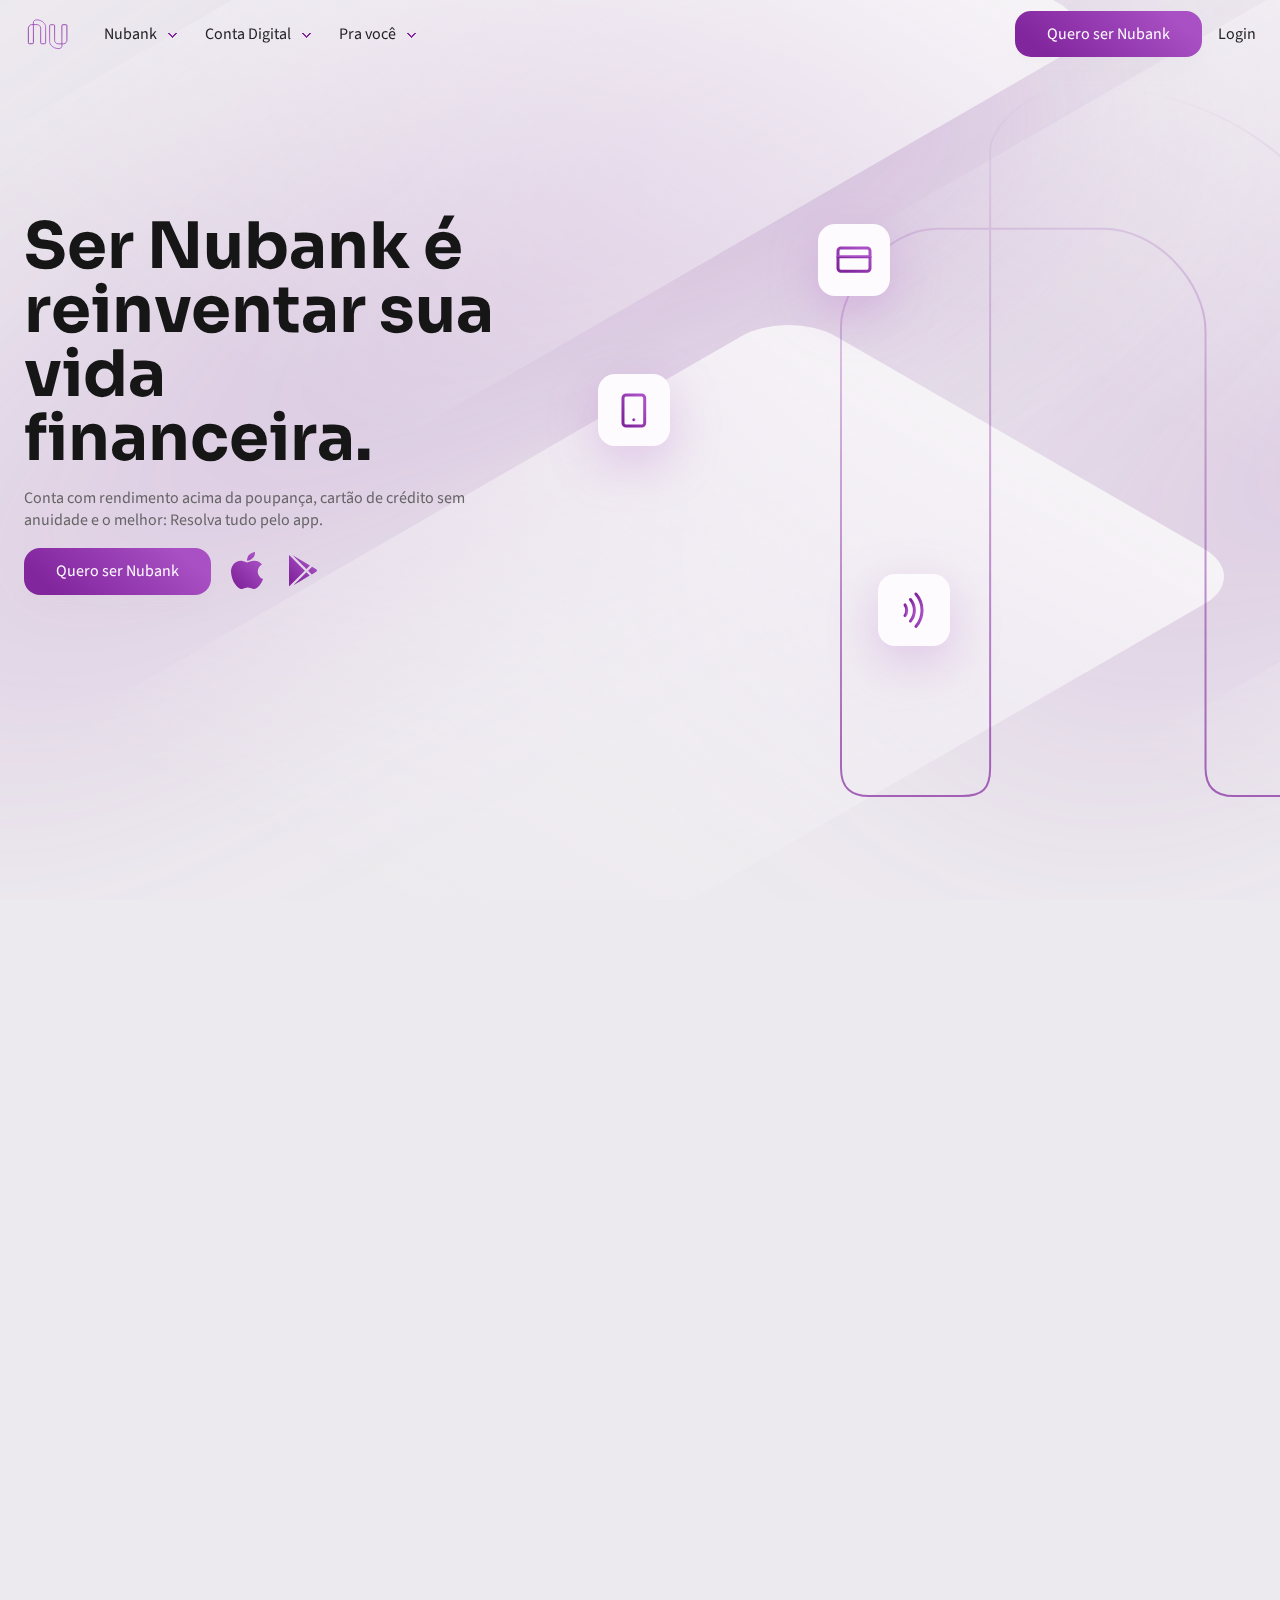
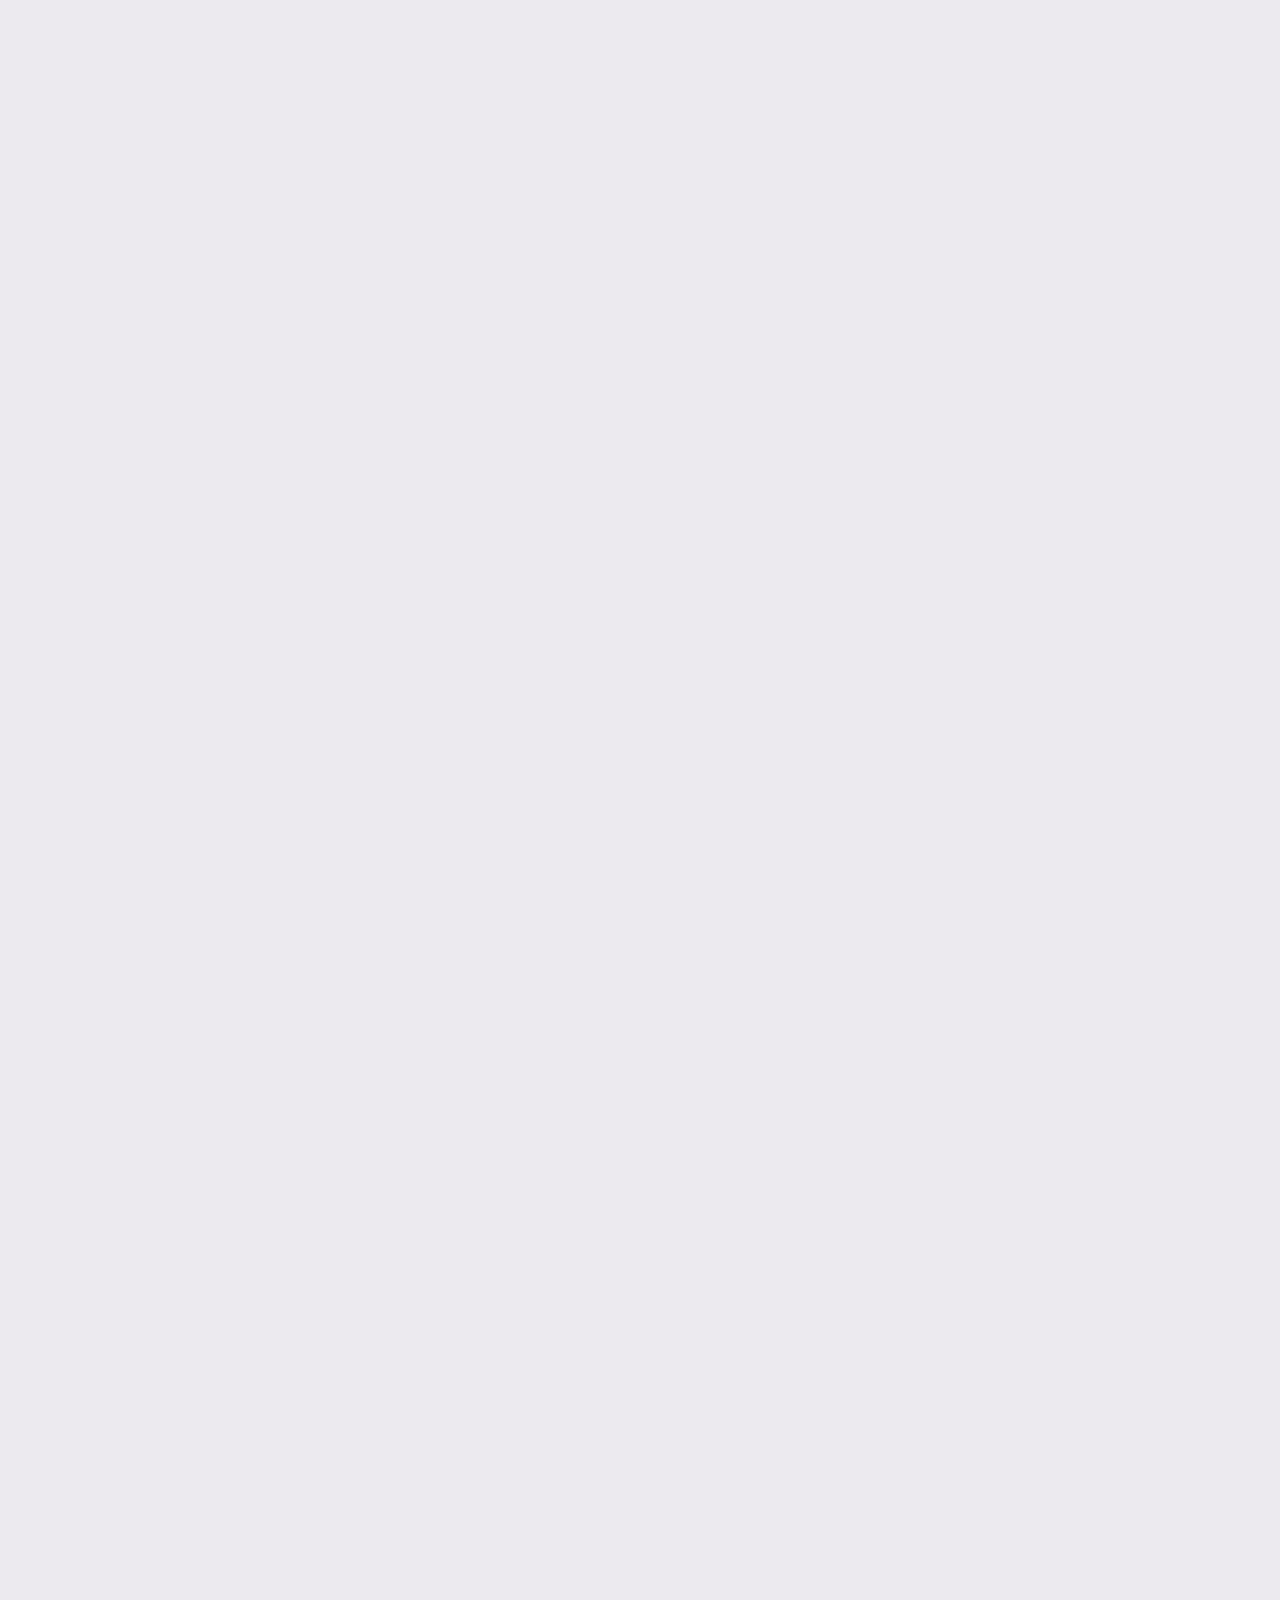
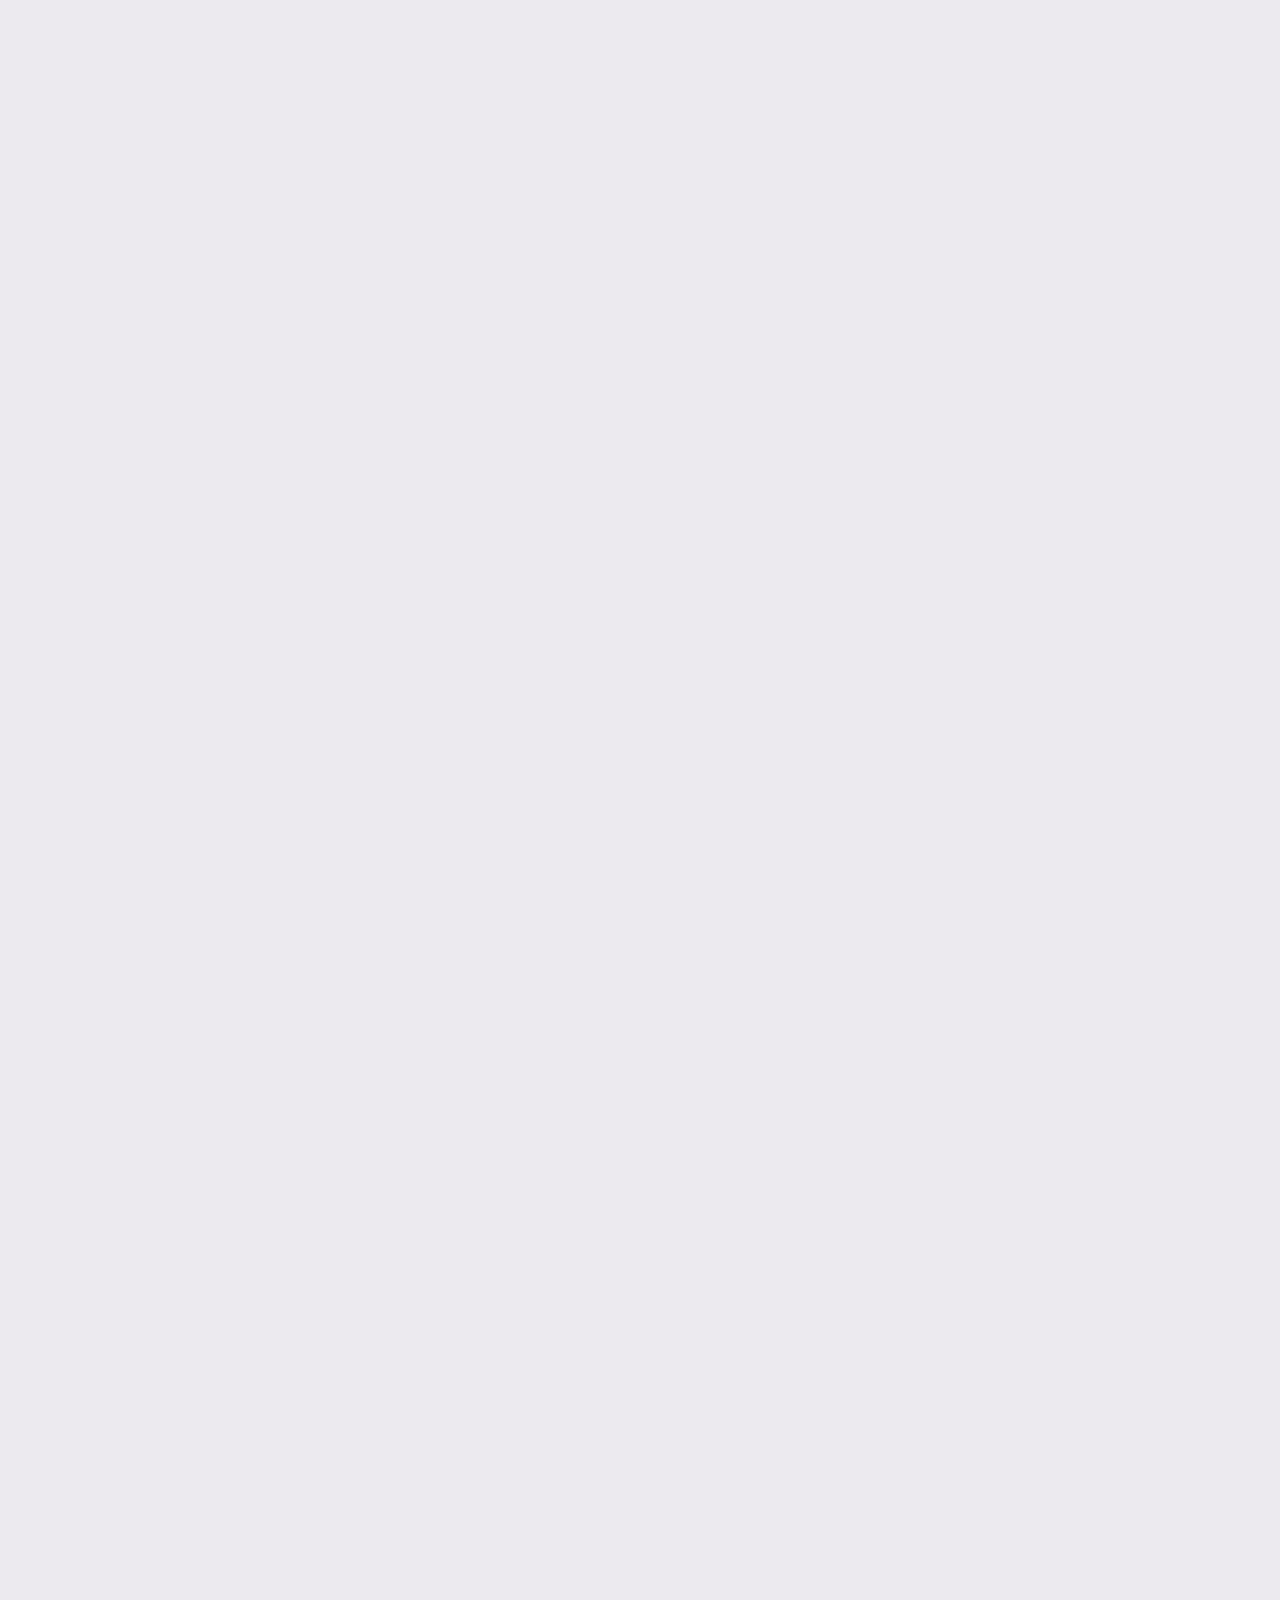
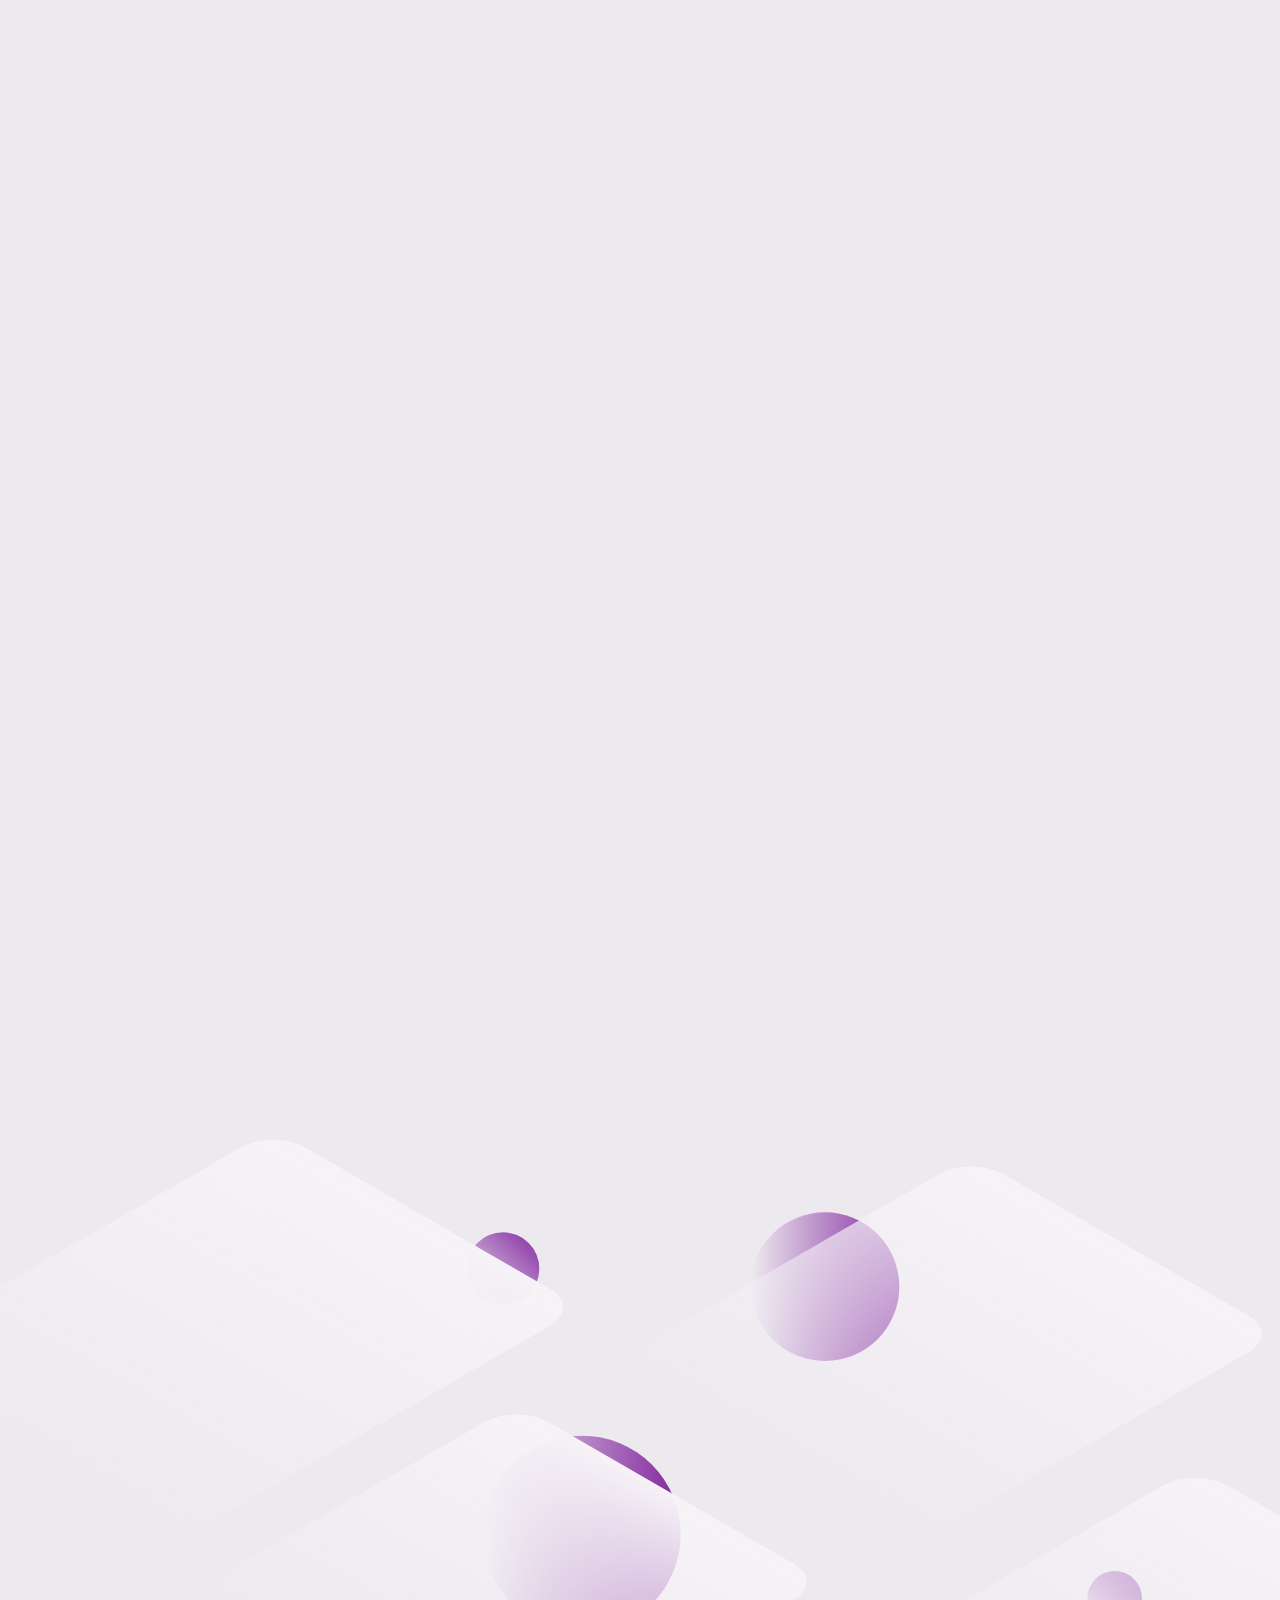
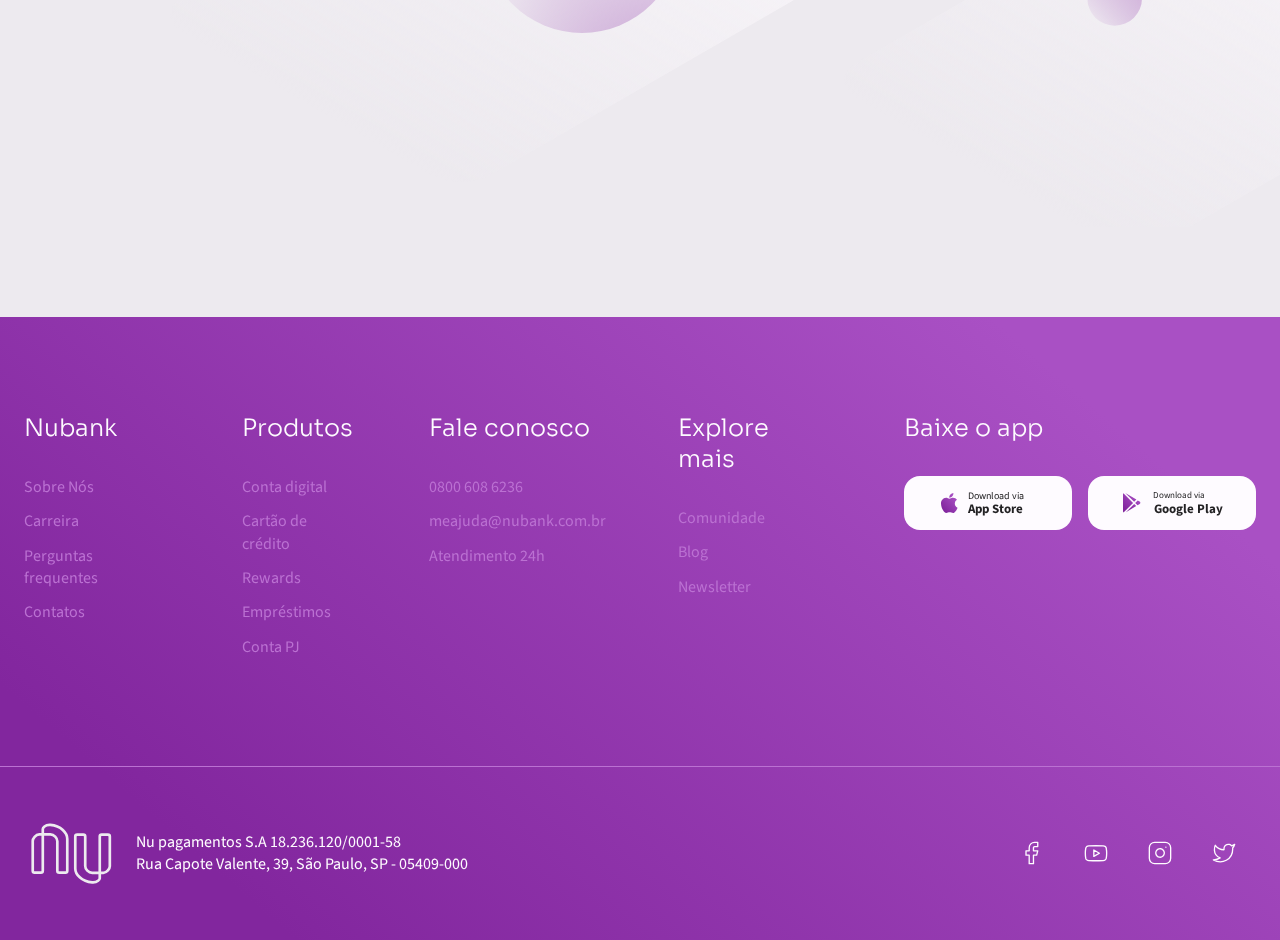
<file: nubank/index.html>
<!DOCTYPE html>
<html lang="en">
<head>
    <meta charset="UTF-8">
    <meta http-equiv="X-UA-Compatible" content="IE=edge">
    <meta name="viewport" content="width=device-width, initial-scale=1.0">
    <link rel="stylesheet" href="css/style.css">
    <link rel="preconnect" href="https://fonts.googleapis.com">
    <link rel="preconnect" href="https://fonts.gstatic.com" crossorigin>
    <link href="https://fonts.googleapis.com/css2?family=Sora:wght@300;400;500;600&family=Source+Sans+Pro:wght@300;400;600&display=swap" rel="stylesheet">
    <link rel="stylesheet" href="https://unpkg.com/swiper@8/swiper-bundle.min.css"/>
    <link href="https://unpkg.com/aos@2.3.1/dist/aos.css" rel="stylesheet">
    <script src="js/svg-inject-min.js"></script>
    <title>Project Nubank</title>
</head>
<body>

    <!--========== HEADER ==========-->
    <header id="header">
        <!--========== NAVBAR MOBILE ==========-->
        <nav class="navbar-mobile">
            <div class="bx" id="bx"></div>
            <div class="logo">
                <a href="#">
                    <img src="svg/logonu.svg" alt="logo do site" onload="SVGInject(this)">
                </a>
            </div>
            <a href="#" style="z-index: 999;">Login</a>
        </nav>

        <!--========== NAVBAR DESKTOP ==========-->
        <nav class="navbar-desktop" data-aos="fade-up">
            <div class="navbar-desktop-item-1">

                <div class="logo">
                    <a href="#">
                        <img src="svg/logonu.svg" alt="logo do site" onload="SVGInject(this)">
                    </a>
                </div>

                <ul class="menu-desktop">
                    <li class="menu-item" id="menu-item-1">
                        <a href="" class="nav-link-desktop">Nubank</a>

                        <ul class="dropdown-menu" id="dropdown-item-1">
                            <li class="dropdown-item"> <a href="#" class="nav-link-dropdown">O Nu</a> </li>
                            <li class="dropdown-item"> <a href="#" class="nav-link-dropdown">Carreiras</a> </li>
                            <li class="dropdown-item"> <a href="#" class="nav-link-dropdown">Imprensa</a> </li>
                        </ul>
                    </li>

                    <li class="menu-item" id="menu-item-2">
                        <a href="" class="nav-link-desktop">Conta Digital</a>

                        <ul class="dropdown-menu" id="dropdown-item-2">
                            <li class="dropdown-item"> <a href="#" class="nav-link-dropdown">Crie sua conta</a> </li>
                            <li class="dropdown-item"> <a href="#" class="nav-link-dropdown">Transferências</a> </li>
                            <li class="dropdown-item"> <a href="#" class="nav-link-dropdown">Rendimento</a> </li>
                        </ul>
                    </li>

                    <li class="menu-item" id="menu-item-3">
                        <a href="" class="nav-link-desktop">Pra você</a>

                        <ul class="dropdown-menu" id="dropdown-item-3">
                            <li class="dropdown-item"> <a href="#" class="nav-link-dropdown">Comunidade</a> </li>
                            <li class="dropdown-item"> <a href="#" class="nav-link-dropdown">Rewards</a> </li>
                            <li class="dropdown-item"> <a href="#" class="nav-link-dropdown">Novidades</a> </li>
                        </ul>
                    </li>
                </ul>
            </div>

            <div class="navbar-desktop-item-2">
                <a href="#" class="btn mr-2">Quero ser Nubank</a>
                <a href="#">Login</a>
            </div>
        </nav>

        <!--========== MENU MOBILE ==========--> 
        <nav class="menu-mobile" id="menu-mobile">
            <ul class="nav-list-mobile">
                <li class="mb-1"> <a href="" class="nav-link-mobile">Nubank</a> </li>
                <li class="mb-1"> <a href="" class="nav-link-mobile">Conta digital</a> </li>
                <li class="mb-1"> <a href="" class="nav-link-mobile">Pra você</a> </li>
                <li class="mb-1"> <a href="" class="nav-link-mobile">Quero ser Nubank</a> </li>
                <li class="mb-1"> <a href="" class="nav-link-mobile">Redes sociais</a> </li>
                <li class="mt-3 flex-center">
                    <a href="#">
                        <img src="svg/icon-facebook.svg" alt="logo do site" class="mx-1" onload="SVGInject(this)">
                    </a>
                    <a href="#">
                        <img src="svg/icon-youtube.svg" alt="logo do site" class="mx-1" onload="SVGInject(this)">
                    </a>
                    <a href="#">
                        <img src="svg/icon-instagram.svg" alt="logo do site" class="mx-1" onload="SVGInject(this)">
                    </a>
                    <a href="#">
                        <img src="svg/icon-twitter.svg" alt="logo do site" class="mx-1" onload="SVGInject(this)">
                    </a>
                </li>
            </ul>
        </nav>
    </header>

    <!--========== HERO ==========--> 
    <div class="bg-home">
        <img src="svg/bg-home.svg" alt="logo do site" class="svg-bg-home" onload="SVGInject(this)">
    </div>
    <main class="container hero py-5">
        <div class="flex-item-1 py-3"    data-aos-delay="200">
            <h1>Ser Nubank é reinventar sua vida financeira.</h1>
            <p class="my-2">Conta com rendimento acima da poupança, cartão de crédito sem anuidade e o melhor: Resolva tudo pelo app.</p>

            <div class="flex-start">

                <a href="#" class="btn">Quero ser Nubank</a>

                <a href="#" class="">
                    <img src="svg/appstore.svg" alt="logo do site" class="ml-1" onload="SVGInject(this)">
                </a>

                <a href="#" class="">
                    <img src="svg/playstore.svg" alt="logo do site" class="ml-1" onload="SVGInject(this)">
                </a>
            </div>
        </div>

        <div class="flex-item-3 div-card flex-center py-4" data-aos="fade-up" data-aos-delay="400">
          <img src="svg/icon-card.svg" alt="logo do site" class="icon-card-hero dropshadow" onload="SVGInject(this)">
          <img src="svg/icon-mobile.svg" alt="logo do site" class="icon-mobile-hero dropshadow" onload="SVGInject(this)">
          <img src="svg/icon-contactless.svg" alt="logo do site" class="icon-contactless-hero dropshadow" onload="SVGInject(this)">
          <div class="card"></div>
        </div>
    </main>

    <!--========== SECTION PEOPLE ==========--> 

    <section class="container">

        <div class="flex-item-4 flex-column" data-aos="fade-up" data-aos-delay="0">
            <h5>Para todos</h5>
            <h2 class="mt-2">Completo</h2>
            <p class="my-2">Resolva seu dia a dia pelo celular. Sem filas, sem anuidade, sem tarifas abusivas. Cuide do seu dinheiro de um jeito simples. Somos eficientes para você usar seu dinheiro com o que realmente importa, sem tarifas de manutenção.</p>

            <ul class="list mt-2">
                <li class="list-item bg-icon-check">
                    <strong>100% gratuito</strong>
                    <p>Isso mesmo, você não paga para abrir a sua conta.</p>
                </li>

                <li class="list-item bg-icon-check">
                    <strong>Sem taxas ou cobranças.</strong>
                    <p>Não se preocupe com taxas adicionais ou anuidades.</p>
                </li>

                <li class="list-item bg-icon-check">
                    <strong>O melhor suporte de todos.</strong>
                    <p>Segundo pesquisas, temos o melhor suporte pra você.</p>
                </li>
            </ul>
            <p> <a href="" class="link">Confira os benefícios</a></p>
        </div>

        <div class="flex-item-3 mx-2" data-aos="fade-up" data-aos-delay="200">
            <img src="svg/svg-people1.svg" alt="" onload="SVGInject(this)">
        </div>

        <div class="flex-item-1 flex-column mx-2 my-3" data-aos="fade-up" data-aos-delay="0">
            <img src="svg/svg-people2.svg" class="mx-2 my-2" id="people2" alt="" onload="SVGInject(this)">
            <img src="svg/svg-people3.svg" class="mx-2 my-2" alt="" onload="SVGInject(this)">
        </div>
    </section>

    <!--========== SECTION BEST ==========-->
    <section class="container">
         <div class="best px-3 py-4" data-aos="fade-up" data-aos-delay="200">
            <div class="flex-item-auto">
                <h5>O melhor</h5>
                <h2>Por que Nubank?</h2>
            </div>

            <div class="best-item flex-item-auto">
                <img src="svg/icon-cash.svg" class="icon w-auto" alt="" onload="SVGInject(this)">
                <p class="mt-2  bold">Conta que rende mais que a poupança.</p>
            </div>
            <div class="best-item flex-item-auto">
                <img src="svg/icon-transfer.svg" class="icon w-auto" alt="" onload="SVGInject(this)">
                <p class="mt-2  bold">Transferências e TEDs ilimitadas.</p>
            </div>
            <div class="best-item flex-item-auto">
                <img src="svg/icon-card.svg" class="icon w-auto" alt="" onload="SVGInject(this)">
                <p class="mt-2  bold">Conta e cartão 100% gratuitos.</p>
            </div>
            <div class="best-item flex-item-auto">
                <img src="svg/icon-phone.svg" class="icon w-auto" alt="" onload="SVGInject(this)">
                <p class="mt-2  bold">O melhor suporte 24h do Brasil</p>
            </div>
            
         </div>
    </section>

    <!--========== SECTION DIGITAL ACCOUNT ==========-->
    <section class="container">
        <div class="flex-item-1 flex-center mx-3 p-2 " data-aos="fade-up" data-aos-delay="00">
            <img src="svg/fignu2.svg" class="" alt="" onload="SVGInject(this)">
        </div>

        <div class="flex-item-2 mx-2" data-aos="fade-up" data-aos-delay="200">
            <h5>Conta Digital</h5>
            <h2 class="mt-2">Tudo pelo app.</h2>
            <p class="my-2">
                Nossa conta digital com mais de 20 milhões de clientes em todo o Brasil. Pague suas contas, ajuste seu limite, bloqueie e desbloqueie o cartão quando quiser e acompanhe cada movimentação em tempo real. Tudo pelo aplicativo.
            </p>

            <ul class="list my-2">
                <li class="list-item bg-icon-mobile">
                    <strong>Tudo na palma da sua mão</strong>
                    <p>Conta digital. Você resolve tudo pelo app. Tudo.</p>
                </li>

                <li class="list-item bg-icon-time">
                    <strong>Sem filas ou burocracias</strong>
                    <p>Ivestimos no melhor suporte para isso. Não tem filas. Economia de tempo.</p>
                </li>

                <li class="list-item bg-icon-config">
                    <strong>Configure tudo no app.</strong>
                    <p>Toda configuração e acesso aos novos recursos a um clique e distância.</p>
                </li>
            </ul>

            <div class="">
                <a href="#" class="link">Segura e sem complicações</a>
            </div>
        </div>       
    </section>

    <!--========== SECTION CARD ==========-->

    <section class="container">
        <div class="flex-item-1" data-aos="fade-up" data-aos-delay="00">
            <h5>Seu roxinho</h5>,
            <h2 class="mt-2">Crédito e débito.</h2>
            <p class="my-2">Pode chamar ele de roxinho. Além disso, pode chamar ele de moderno, gratuito e prático também. Facilidade e segurança para você em mais de 30 milões de estabelecimentos, alé dos benefícios mastercard. </p>

            <ul class="list my-2">
                <li class="list-item bg-icon-contactless">
                    <strong>Tecnologia Contactless</strong>
                    <p>Tecnologia de pagamento por aproximação. Mais agilidade no dia a dia.</p>
                </li>
                <li class="list-item bg-icon-card">
                    <strong>Cartão virtual</strong>
                    <p>Você pode gerar cartões virtuais no app para suas compras online. Mais segurança.</p>
                </li>
            </ul>

            <div>
                <a href="#" class="link">Saiba mais</a>
            </div>
        </div>

        <div class="flex-item-1 p-3 flex-center" data-aos="fade-up" data-aos-delay="200">
            <img src="svg/fignu3.svg" class="" alt="" onload="SVGInject(this)">
        </div>
    </section>


    <!--========== SECTION SLIDER ==========-->
    <section class="box" data-aos="fade-up" data-aos-delay="00">
        <h5>Depoimentos</h5>
        <h2>Todos amam o roxinho.</h2>
    </section>

    <section class="container-swiper" data-aos="fade-up" data-aos-delay="200">
        <div class="swiper-container">
            <div class="swiper-wrapper">
                <div class="swiper-slide">
                    <div class="photo-profile photo-1"></div>

                    <h4 class="my-1">Jorge Silva</h4>
                    <p class="my-1">Lorem ipsum dolor sit amet consectetur, adipisicing elit. Nemo quia et, eaque harum suscipit reiciendis illum earum exercitationem ipsa voluptatem labore iure est inventore nobis ratione quod non, aperiam laudantium.</p>
                </div>

                <div class="swiper-slide">
                    <div class="photo-profile photo-2"></div>

                    <h4 class="my-1">Jorge Silva</h4>
                    <p class="my-1">Lorem ipsum dolor sit amet consectetur, adipisicing elit. Nemo quia et, eaque harum suscipit reiciendis illum earum exercitationem ipsa voluptatem labore iure est inventore nobis ratione quod non, aperiam laudantium.</p>
                </div>

                <div class="swiper-slide">
                    <div class="photo-profile photo-3"></div>

                    <h4 class="my-1">Jorge Silva</h4>
                    <p class="my-1">Lorem ipsum dolor sit amet consectetur, adipisicing elit. Nemo quia et, eaque harum suscipit reiciendis illum earum exercitationem ipsa voluptatem labore iure est inventore nobis ratione quod non, aperiam laudantium.</p>
                </div>

                <div class="swiper-slide">
                    <div class="photo-profile photo-4"></div>

                    <h4 class="my-1">Jorge Silva</h4>
                    <p class="my-1">Lorem ipsum dolor sit amet consectetur, adipisicing elit. Nemo quia et, eaque harum suscipit reiciendis illum earum exercitationem ipsa voluptatem labore iure est inventore nobis ratione quod non, aperiam laudantium.</p>
                </div>

                <div class="swiper-slide">
                    <div class="photo-profile photo-5"></div>

                    <h4 class="my-1">Jorge Silva</h4>
                    <p class="my-1">Lorem ipsum dolor sit amet consectetur, adipisicing elit. Nemo quia et, eaque harum suscipit reiciendis illum earum exercitationem ipsa voluptatem labore iure est inventore nobis ratione quod non, aperiam laudantium.</p>
                </div>
            </div>
        </div>

        <div class="button-next"></div>
        <div class="button-prev"></div>
    </section>


         <!--========== SECTION APP ==========-->

         <section class="container">
            <div class="flex-item-1" data-aos="fade-up" data-aos-delay="00">
                <h5>Faça sua conta</h5>
                <h2 class="mt-2">Baixe. É gratuito</h2>
                <p class="my-2">Vamos lá, junte-se aos mais de 20 milhões que escolheram o Nubank. Conte com o banco digital que mais cresce no Brasil. É de graça. É para todos. Clique e baixe o App.</p>
                
                <div class="flex-start">
                    <a href="#">
                        <img src="svg/app-store.svg" class="button-app w-auto" alt="" onload="SVGInject(this)">
                    </a>

                    <a href="#">
                        <img src="svg/google-play.svg" class="button-app w-auto ml-2" alt="" onload="SVGInject(this)">
                    </a>
                </div>
                
            </div>

            <div class="flex-item-1 p-5" data-aos="fade-up" data-aos-delay="200">
                <img src="svg/fignu4.svg" class="" alt="" onload="SVGInject(this)">
            </div>
    
        </section>

        <!--========== SECTION INVITE ==========-->

        <div class="relative bg-invite flex-center">
            <img src="svg/fignu5.svg" class="w- auto svg-invite" alt="" onload="SVGInject(this)">

            <section class="container">
                <div class="flex-item-1 flex-center flex-column" data-aos="fade-up" data-aos-delay="200">
                    <h5 class="">Nuconta</h5>
                    <h2 class="mt-2 ">O melhor dos bancos digitais. Para você.</h2>
                    <p class="my-2 ">Lorem ipsum dolor sit amet consectetur adipisicing elit. Velit, tempore similique. Fuga, debitis? Porro quaerat corporis cumque eveniet accusamus blanditiis incidunt, nostrum omnis. Dolor incidunt ab odio vero, velit quidem.</p>
                    
                    <a href="#" class="btn mt-2">Quero ser Nubank</a>
                        
                    

                </div>

            </section>
        </div>

        <!--========== FOOTER ==========-->
        <footer>
            <section class="container flex-top">
                <div>
                    <h4 class="color-white weight-light">Nubank</h4>
                    <ul class="list mt-2 pt-2">
                        <li> <a href="#">Sobre Nós</a> </li>
                        <li> <a href="#">Carreira</a> </li>
                        <li> <a href="#">Perguntas frequentes</a> </li>
                        <li> <a href="#">Contatos</a> </li>
                    </ul>
                </div>
                <div class="ml-4">
                    <h4 class="color-white weight-light">Produtos</h4>
                    <ul class="list mt-2 pt-2">
                        <li> <a href="#">Conta digital</a> </li>
                        <li> <a href="#">Cartão de crédito</a> </li>
                        <li> <a href="#">Rewards</a> </li>
                        <li> <a href="#">Empréstimos</a> </li>
                        <li> <a href="#">Conta PJ</a> </li>
                    </ul>
                </div>
                <div class="ml-4">
                    <h4 class="color-white weight-light">Fale conosco</h4>
                    <ul class="list mt-2 pt-2">
                        <li> <a href="#">0800 608 6236</a> </li>
                        <li> <a href="#">meajuda@nubank.com.br</a> </li>
                        <li> <a href="#">Atendimento 24h</a> </li>
                    </ul>
                </div>
                <div class="ml-4">
                    <h4 class="color-white weight-light">Explore mais</h4>
                    <ul class="list mt-2 pt-2">
                        <li> <a href="#">Comunidade</a> </li>
                        <li> <a href="#">Blog</a> </li>
                        <li> <a href="#">Newsletter</a> </li>
                    </ul>
                </div>
                <div class="ml-4">
                    <h4 class="color-white weight-light">Baixe o app</h4>
                    <div class="flex-start mt-2 pt-2">
                        <a href="#">
                            <img src="svg/app-store.svg" class="button-app w-auto" alt="" onload="SVGInject(this)">
                        </a>
    
                        <a href="#">
                            <img src="svg/google-play.svg" class="button-app w-auto ml-2" alt="" onload="SVGInject(this)">
                        </a>
                    </div>
                </div>
            </section>

            <section class="container space-between py-3 bt-purple">
                <div class="flex-start">
                    <img src="svg/logonu-white.svg" style="max-width: 96px;" alt="" onload="SVGInject(this)">
                    <p class="color-white ml-2">Nu pagamentos S.A   18.236.120/0001-58 <br/>
                        Rua Capote Valente, 39, São Paulo, SP - 05409-000
                    </p>
                </div>
                <div class="flex-start icons-footer">
                    <img src="svg/icon-facebook.svg"  class="mx-1" alt="" onload="SVGInject(this)">
                    <img src="svg/icon-youtube.svg"  class="mx-1" alt="" onload="SVGInject(this)">
                    <img src="svg/icon-instagram.svg"  class="mx-1" alt="" onload="SVGInject(this)">
                    <img src="svg/icon-twitter.svg"  class="mx-1" alt="" onload="SVGInject(this)">
                    
                </div>
            </section>
        </footer>

    <!--========== JAVA SCRIPT ==========-->
    <script src="js/app.js"></script>
    <script src="https://unpkg.com/swiper@8/swiper-bundle.min.js"></script>
    <script src="https://unpkg.com/aos@2.3.1/dist/aos.js"></script>

    <script>
        AOS.init({
            easing:"ease-out-quart", //curva de transição
            duration: 1000, //duração da transição
            once: true, //animar só uma vez
        });
    </script>

    <script>
        var swiper = new Swiper('.swiper-container',{
            slidesPerView: 'auto',
            spaceBetween: 40,
            grabCursor: true,
            pagination: {
                el: '.swiper-pagination',
                clickable: true,
                type: 'progressbar'
            },
            navigation: {
                nextEl: '.button-next',
                prevEl: '.button-prev',
            },
        });
    </script>

    
    </body>
</html>
</file>
<file: nubank/css/style.css>
*, *::after, *::before {
  margin: 0;
  padding: 0;
  box-sizing: border-box;
}

.color-white {
  color: #FEFBFF;
}

.container {
  max-width: 1440px;
  margin: 0 auto;
  padding: 96px 24px;
  display: flex;
  justify-content: center;
  align-items: center;
  flex-direction: row;
  overflow: hidden;
}
@media screen and (max-width: 960px) {
  .container {
    flex-direction: column;
    padding: 32px 18px;
  }
}

.flex-start {
  display: flex;
  justify-content: flex-start;
  align-items: center;
}

.flex-center {
  display: flex;
  justify-content: center;
  align-items: center;
}

.space-between {
  display: flex;
  justify-content: space-between;
  align-items: center;
}

.flex-column {
  flex-direction: column;
}

.relative {
  position: relative;
}

.flex-wrap {
  flex-wrap: wrap;
}

.flex-item-1 {
  flex: 1 1 360px;
}

.flex-item-2 {
  flex: 2 1 360px;
}

.flex-item-3 {
  flex: 3 1 360px;
}

.flex-item-4 {
  flex: 4 1 360px;
}

.flex-item-auto {
  flex: 5 1 auto;
}

.w-auto {
  width: auto;
}

.w-100 {
  width: 100%;
}

.w-75 {
  width: 75%;
}

.w-50 {
  width: 50%;
}

.w-25 {
  width: 25%;
}

.hidden {
  overflow: hidden;
}

.bt-purple {
  border-top: 1px solid #BB71D2;
}

.hero {
  height: 90vh;
}
@media screen and (max-width: 960px) {
  .hero {
    height: auto;
  }
}

.bg-home {
  width: 100%;
  height: 100%;
  overflow: hidden;
  position: absolute;
  z-index: -1;
}

.svg-bg-home {
  width: 150%;
}
@media screen and (min-width: 1440px) {
  .svg-bg-home {
    width: 100%;
  }
}

.list-item {
  list-style: none;
  position: relative;
  padding: 8px 8px 8px 72px;
  margin-bottom: 48px;
}
.list-item::after {
  content: "";
  position: absolute;
  top: 0;
  left: -8px;
  display: block;
  width: 64px;
  height: 64px;
}

.best {
  display: flex;
  justify-content: center;
  align-items: center;
  position: relative;
  border-radius: 50px;
  background-color: #F7F2FA;
}
.best::after {
  content: "";
  display: block;
  position: absolute;
  top: 0;
  left: 50%;
  transform: translate(-50%, 0);
  width: 124px;
  height: 32px;
  background-image: url("../svg/entail.svg");
  background-repeat: no-repeat;
}
@media screen and (max-width: 960px) {
  .best {
    flex-direction: column;
  }
}

.best-item {
  display: flex;
  flex-direction: column;
  justify-content: flex-start;
  align-items: flex-start;
  padding: 16px;
  margin: 8px 0;
}
@media screen and (max-width: 960px) {
  .best-item {
    justify-content: center;
    align-items: center;
  }
}

.svg-invite {
  position: absolute;
  top: 50%;
  left: 50%;
  transform: translate(-50%, -50%);
  z-index: -1;
  width: 100%;
}
@media screen and (max-width: 960px) {
  .svg-invite {
    transform: translate(-50%, -50%) scale(1.5);
  }
}

.bg-invite {
  height: 100vh;
  overflow: hidden;
}

.list {
  list-style: none;
}
.list li {
  margin-bottom: 12px;
}
.list a {
  color: #BB71D2;
}

footer {
  background: linear-gradient(220.94deg, #A950C4 14.43%, #82269E 85.28%);
}

.flex-top {
  display: flex;
  justify-content: center;
  align-items: flex-start;
}

.s-0 {
  margin: 0;
  padding: 0;
}

.m-1 {
  margin: 8px;
}

.m-2 {
  margin: 16px;
}

.m-3 {
  margin: 48px;
}

.m-4 {
  margin: 72px;
}

.m-5 {
  margin: 128px;
}

.mt-1 {
  margin-top: 8px;
}

.mt-2 {
  margin-top: 16px;
}

.mt-3 {
  margin-top: 48px;
}

.mt-4 {
  margin-top: 72px;
}

.mt-5 {
  margin-top: 128px;
}

.ml-1 {
  margin-left: 8px;
}

.ml-2 {
  margin-left: 16px;
}

.ml-3 {
  margin-left: 48px;
}

.ml-4 {
  margin-left: 72px;
}

.ml-5 {
  margin-left: 128px;
}

.mr-1 {
  margin-right: 8px;
}

.mr-2 {
  margin-right: 16px;
}

.mr-3 {
  margin-right: 48px;
}

.mr-4 {
  margin-right: 72px;
}

.mr-5 {
  margin-right: 128px;
}

.mb-1 {
  margin-bottom: 8px;
}

.mb-2 {
  margin-bottom: 16px;
}

.mb-3 {
  margin-bottom: 48px;
}

.mb-4 {
  margin-bottom: 72px;
}

.mb-5 {
  margin-bottom: 128px;
}

.mx-1 {
  margin-left: 8px;
  margin-right: 8px;
}

.mx-2 {
  margin-left: 16px;
  margin-right: 16px;
}

.mx-3 {
  margin-left: 48px;
  margin-right: 48px;
}

.mx-4 {
  margin-left: 72px;
  margin-right: 72px;
}

.mx-5 {
  margin-left: 128px;
  margin-right: 128px;
}

.my-1 {
  margin-top: 8px;
  margin-bottom: 8px;
}

.my-2 {
  margin-top: 16px;
  margin-bottom: 16px;
}

.my-3 {
  margin-top: 48px;
  margin-bottom: 48px;
}

.my-4 {
  margin-top: 72px;
  margin-bottom: 72px;
}

.my-5 {
  margin-top: 128px;
  margin-bottom: 128px;
}

.p-1 {
  padding: 8px;
}

.p-2 {
  padding: 16px;
}

.p-3 {
  padding: 48px;
}

.p-4 {
  padding: 72px;
}

.p-5 {
  padding: 128px;
}

.pt-1 {
  padding-top: 8px;
}

.pt-2 {
  padding-top: 16px;
}

.pt-3 {
  padding-top: 48px;
}

.pt-4 {
  padding-top: 72px;
}

.pt-5 {
  padding-top: 128px;
}

.pl-1 {
  padding-left: 8px;
}

.pl-2 {
  padding-left: 16px;
}

.pl-3 {
  padding-left: 48px;
}

.pl-4 {
  padding-left: 72px;
}

.pl-5 {
  padding-left: 128px;
}

.pr-1 {
  padding-right: 8px;
}

.pr-2 {
  padding-right: 16px;
}

.pr-3 {
  padding-right: 48px;
}

.pr-4 {
  padding-right: 72px;
}

.pr-5 {
  padding-right: 128px;
}

.pb-1 {
  padding-bottom: 8px;
}

.pb-2 {
  padding-bottom: 16px;
}

.pb-3 {
  padding-bottom: 48px;
}

.pb-4 {
  padding-bottom: 72px;
}

.pb-5 {
  padding-bottom: 128px;
}

.px-1 {
  padding-left: 8px;
  padding-right: 8px;
}

.px-2 {
  padding-left: 16px;
  padding-right: 16px;
}

.px-3 {
  padding-left: 48px;
  padding-right: 48px;
}

.px-4 {
  padding-left: 72px;
  padding-right: 72px;
}

.px-5 {
  padding-left: 128px;
  padding-right: 128px;
}

.py-1 {
  padding-top: 8px;
  padding-bottom: 8px;
}

.py-2 {
  padding-top: 16px;
  padding-bottom: 16px;
}

.py-3 {
  padding-top: 48px;
  padding-bottom: 48px;
}

.py-4 {
  padding-top: 72px;
  padding-bottom: 72px;
}

.py-5 {
  padding-top: 128px;
  padding-bottom: 128px;
}

h1 {
  color: #161617;
  font-family: "Sora";
  font-size: 64px;
  line-height: 100%;
}
@media screen and (max-width: 960px) {
  h1 {
    font-family: "Sora";
    font-size: 36px;
    line-height: 120%;
  }
}

h2 {
  color: #161617;
  font-family: "Sora";
  font-size: 52px;
  line-height: 110%;
}
@media screen and (max-width: 960px) {
  h2 {
    font-family: "Sora";
    font-size: 36px;
    line-height: 120%;
  }
}

h3 {
  color: #161617;
  font-family: "Sora";
  font-size: 36px;
  line-height: 120%;
}
@media screen and (max-width: 960px) {
  h3 {
    font-family: "Sora";
    font-size: 24px;
    line-height: 120%;
  }
}

h4 {
  color: #161617;
  font-family: "Sora";
  font-size: 24px;
  line-height: 130%;
}
@media screen and (max-width: 960px) {
  h4 {
    font-family: "Sora";
    font-size: 18px;
    line-height: 130%;
  }
}

h5 {
  text-transform: uppercase;
  background: linear-gradient(220.94deg, #A950C4 14.43%, #82269E 85.28%);
  background-clip: text;
  -webkit-background-clip: text;
  -webkit-text-fill-color: transparent;
  font-weight: bold;
  font-family: "Sora";
  font-size: 18px;
  line-height: 140%;
}
@media screen and (max-width: 960px) {
  h5 {
    font-family: "Sora";
    font-size: 16px;
    line-height: 150%;
  }
}

p {
  color: #666566;
  font-family: "Source Sans Pro";
  font-size: 16px;
  line-height: 140%;
}
@media screen and (max-width: 960px) {
  p {
    font-family: "Source Sans Pro";
    font-size: 14px;
    line-height: 150%;
  }
}

.bold {
  font-weight: bold;
  color: #353426;
}

strong {
  color: #161617;
  font-family: "Source Sans Pro";
  font-size: 16px;
  line-height: 140%;
}
@media screen and (max-width: 960px) {
  strong {
    font-family: "Source Sans Pro";
    font-size: 14px;
    line-height: 150%;
  }
}

.text-center {
  text-align: center;
}

.weight-light {
  font-weight: 300;
}

a {
  font-family: "Source Sans Pro";
  font-size: 16px;
  line-height: 140%;
  text-decoration: none;
  color: #232224;
  transition: 0.5s ease;
}
a:hover {
  opacity: 0.8;
}

.btn {
  background: linear-gradient(220.94deg, #A950C4 14.43%, #82269E 85.28%);
  border-radius: 16px;
  padding: 12px 32px;
  transition: 0.3s ease;
  color: #FEFBFF;
  box-shadow: 0px 17px 17px rgba(204, 204, 204, 0.04), 0px 5.125px 5.125px rgba(204, 204, 204, 0.0260636), 0px 2.12866px 2.12866px rgba(204, 204, 204, 0.02), 0px 0.769896px 0.769896px rgba(204, 204, 204, 0.0139364);
}
.btn:hover {
  box-shadow: 0px 17px 17px rgba(169, 80, 196, 0.13), 0px 5.125px 5.125px rgba(169, 80, 196, 0.0847066), 0px 2.12866px 2.12866px rgba(169, 80, 196, 0.065), 0px 0.769896px 0.769896px rgba(169, 80, 196, 0.0452935);
  transform: scale(1.02);
  opacity: 0.9;
}

.link {
  display: inline-block;
  color: #82269E;
  background-image: url("../svg/icon-arrow.svg");
  background-repeat: no-repeat;
  background-position: 0% 50%;
  font-size: 18px;
  padding: 16px 16px 16px 40px;
  position: relative;
}
.link::after {
  content: "";
  position: absolute;
  display: block;
  top: 75%;
  left: 56px;
  width: 0%;
  height: 2px;
  border-radius: 1px;
  transition: 0.5s ease;
  background-color: #BB71D2;
}
.link:hover {
  opacity: 0.8;
  padding-left: 64px;
  background-position: 8px 50%;
}
.link:hover::after {
  width: 100%;
  background-color: #BB71D2;
}

.button-app {
  transition: 0.5s ease;
}
.button-app:hover {
  filter: drop-shadow(0px 51px 80px rgba(169, 80, 196, 0.08)) drop-shadow(0px 15.375px 24.1177px rgba(169, 80, 196, 0.0521271)) drop-shadow(0px 6.38599px 10.0172px rgba(169, 80, 196, 0.04)) drop-shadow(0px 2.30969px 3.62304px rgba(169, 80, 196, 0.0278729));
}

html {
  scroll-behavior: smooth;
}

body {
  width: 100%;
  height: 100vh;
  position: relative;
  scroll-behavior: smooth;
  background-color: #EDEAEF;
}

svg, img {
  display: block;
  width: 100%;
}

.border {
  border: 1px solid red;
}

.div-card {
  perspective: 500px;
  position: relative;
}

.card {
  width: 340px;
  height: 217.6px;
  border-radius: 12px;
  transform-origin: center center;
  transform-style: preserve-3d;
  z-index: -1;
  animation: flip-card 12s linear infinite alternate, change-bg-card 12s linear infinite alternate;
}

@keyframes flip-card {
  0% {
    transform: rotateX(-10deg) rotateY(10deg) rotate(-15deg);
  }
  40% {
    transform: rotateX(0deg) rotateY(20deg);
  }
  60% {
    transform: rotateX(180deg) rotateY(20deg);
  }
  100% {
    transform: rotateX(190deg) rotateY(10deg) rotate(15deg);
  }
}
@keyframes change-bg-card {
  0%, 49% {
    background-image: url("../svg/nubank.svg");
    background-size: cover;
  }
  50%, 100% {
    background-image: url("../svg/nubank-verse.svg");
    background-size: cover;
  }
}
.icon-card-hero {
  position: absolute;
  top: 0px;
  left: -30px;
  z-index: 200;
  animation: icons-hero 7s ease 0.5s infinite alternate;
}

.icon-contactless-hero {
  position: absolute;
  top: 350px;
  left: 30px;
  z-index: 200;
  animation: icons-hero 7s ease 1s infinite alternate;
}
@media screen and (max-width: 960px) {
  .icon-contactless-hero {
    top: 320px;
    left: 120px;
  }
}

.icon-mobile-hero {
  position: absolute;
  top: 150px;
  left: -250px;
  z-index: 200;
  animation: icons-hero 7s ease 2.5s infinite alternate;
}
@media screen and (max-width: 960px) {
  .icon-mobile-hero {
    top: 350px;
    left: -100px;
  }
}

@keyframes icons-hero {
  0% {
    transform: translate3d(0, 0, 0);
  }
  100% {
    transform: translate3d(10px, -40px, 0);
  }
}
.bg-home-blur1 {
  transform: translate3d(0, -100px, 0);
}

.bg-home-blur2 {
  transform: translate3d(0, -150px, 0);
}

.bg-home-rect1 {
  animation: bg-home-rect 3s ease 0s infinite alternate;
}

.bg-home-rect2 {
  animation: bg-home-rect 3s ease 0.5s infinite alternate;
}

.bg-home-rect3 {
  animation: bg-home-rect 3s ease 1s infinite alternate;
}

.bg-home-rect4 {
  animation: bg-home-rect 3s ease 1.5s infinite alternate;
}

@keyframes bg-home-rect {
  0% {
    transform: translate3d(0, 0, 0);
  }
  100% {
    transform: translate3d(0, 30px, 0);
  }
}
.people1 {
  opacity: 0;
  animation: people 10s ease 0s infinite;
}

.people2 {
  opacity: 0;
  animation: people 10s ease 5s infinite;
}

.people3 {
  opacity: 0;
  animation: people 10s ease 2s infinite;
}

.people4 {
  opacity: 0;
  animation: people 10s ease 7s infinite;
}

.people5 {
  opacity: 0;
  animation: people 10s ease 3s infinite;
}

.people6 {
  opacity: 0;
  animation: people 10s ease 8s infinite;
}

@media screen and (max-width: 960px) {
  #people2 {
    display: none;
  }
}

@keyframes people {
  0% {
    opacity: 0;
  }
  20%, 50% {
    opacity: 1;
  }
  70%, 100% {
    opacity: 0;
  }
}
.fignu2-screen1 {
  animation: fignu2-screen1 18s ease infinite alternate;
}

@keyframes fignu2-screen1 {
  0%, 15% {
    opacity: 1;
  }
  20%, 100% {
    opacity: 0;
  }
}
.fignu2-screen2 {
  animation: fignu2-screen2 18s ease infinite alternate;
}

@keyframes fignu2-screen2 {
  0%, 15% {
    opacity: 0;
  }
  20%, 35% {
    opacity: 1;
  }
  40%, 100% {
    opacity: 0;
  }
}
.fignu2-screen3 {
  animation: fignu2-screen3 18s ease infinite alternate;
}

@keyframes fignu2-screen3 {
  0%, 35% {
    opacity: 0;
  }
  40%, 55% {
    opacity: 1;
  }
  60%, 100% {
    opacity: 0;
  }
}
.fignu2-screen4 {
  animation: fignu2-screen4 18s ease infinite alternate;
}

@keyframes fignu2-screen4 {
  0%, 55% {
    opacity: 0;
  }
  60%, 75% {
    opacity: 1;
  }
  80%, 100% {
    opacity: 0;
  }
}
.fignu2-screen5 {
  animation: fignu2-screen5 18s ease infinite alternate;
}

@keyframes fignu2-screen5 {
  0%, 75% {
    opacity: 0;
  }
  80%, 100% {
    opacity: 1;
  }
}
.fignu2-icon1 {
  animation: finu2-icon-move 3s ease 0s infinite alternate;
}

@keyframes finu2-icon-move {
  0% {
    transform: translate3d(0, 0, 0);
  }
  100% {
    transform: translate3d(10px, -40px, 0);
  }
}
.fignu2-icon3 {
  animation: finu2-icon-move 3s ease 2s infinite alternate;
}

@keyframes finu2-icon-move {
  0% {
    transform: translate3d(0, 0, 0);
  }
  100% {
    transform: translate3d(10px, -40px, 0);
  }
}
.fignu2-icon5 {
  animation: finu2-icon-move 3s ease 1s infinite alternate;
}

@keyframes finu2-icon-move {
  0% {
    transform: translate3d(0, 0, 0);
  }
  100% {
    transform: translate3d(10px, -40px, 0);
  }
}
.fignu3-card-verse {
  transform-origin: center center;
  transform-box: fill-box;
  animation: fignu3-card-verse-move 3s ease infinite alternate;
}

@keyframes fignu3-card-verse-move {
  0% {
    transform: translate3d(0, -40px, 0) rotate(0);
  }
  100% {
    transform: translate3d(0, 20px, 0) rotate(5deg);
  }
}
.fignu3-card-front {
  transform-origin: center center;
  transform-box: fill-box;
  animation: fignu3-card-front-move 3s ease 1s infinite alternate;
}

@keyframes fignu3-card-front-move {
  0% {
    transform: translate3d(0, -40px, 0) rotate(0);
  }
  100% {
    transform: translate3d(0, 20px, 0) rotate(-5deg);
  }
}
.fignu3-shadow {
  transform-origin: center center;
  transform-box: fill-box;
  fill-opacity: 0.15;
  animation: fignu3-shadow 3s ease 1s infinite alternate;
}

@keyframes fignu3-shadow {
  0% {
    fill-opacity: 0.15;
  }
  100% {
    fill-opacity: 0.4;
  }
}
.fignu4-letter-n, .fignu4-letter-u {
  animation: fignu4-letter 4s ease infinite alternate;
}

@keyframes fignu4-letter {
  0%, 60% {
    stroke-width: 4;
    stroke-dasharray: 0, 400;
    stroke-opacity: 1;
  }
  60%, 100% {
    stroke-width: 4;
    stroke-dasharray: 400, 0;
    stroke-opacity: 1;
  }
}
.fignu5-ball1 {
  animation: translate-ball 4s ease infinite alternate;
}

@keyframes translate-ball {
  0% {
    transform: translate3d(0, 0, 0);
  }
  100% {
    transform: translate3d(-8px, -20px, 0);
  }
}
.fignu5-ball2 {
  animation: translate-ball 4s ease 1.5s infinite alternate;
}

@keyframes translate-ball {
  0% {
    transform: translate3d(0, 0, 0);
  }
  100% {
    transform: translate3d(-8px, -20px, 0);
  }
}
.fignu5-ball3 {
  animation: translate-ball 4s ease 0.5s infinite alternate;
}

@keyframes translate-ball {
  0% {
    transform: translate3d(0, 0, 0);
  }
  100% {
    transform: translate3d(-8px, -20px, 0);
  }
}
.fignu5-ball4 {
  animation: translate-ball 4s ease 1s infinite alternate;
}

@keyframes translate-ball {
  0% {
    transform: translate3d(0, 0, 0);
  }
  100% {
    transform: translate3d(-8px, -20px, 0);
  }
}
.dropshadow {
  filter: drop-shadow(0px 16px 24px rgba(169, 80, 196, 0.25));
}

.bg-icon-mobile::after {
  background-image: url("../svg/icon-mobile.svg");
  background-size: cover;
  transition: 0.5s ease;
  cursor: pointer;
  filter: drop-shadow(0px 16px 24px rgba(169, 80, 196, 0.25));
}
.bg-icon-mobile:hover::after {
  transform: scale(1.05);
}

.bg-icon-card::after {
  background-image: url("../svg/icon-card.svg");
  background-size: cover;
  transition: 0.5s ease;
  cursor: pointer;
  filter: drop-shadow(0px 16px 24px rgba(169, 80, 196, 0.25));
}
.bg-icon-card:hover::after {
  transform: scale(1.05);
}

.bg-icon-check::after {
  background-image: url("../svg/icon-check.svg");
  background-size: cover;
  transition: 0.5s ease;
  cursor: pointer;
  width: 40px;
  height: 40px;
  top: 16px;
  left: 8px;
  filter: drop-shadow(0px 16px 24px rgba(169, 80, 196, 0.25));
}
.bg-icon-check:hover::after {
  transform: scale(1.05);
}

.bg-icon-time::after {
  background-image: url("../svg/icon-time.svg");
  background-size: cover;
  transition: 0.5s ease;
  cursor: pointer;
  filter: drop-shadow(0px 16px 24px rgba(169, 80, 196, 0.25));
}
.bg-icon-time:hover::after {
  transform: scale(1.05);
}

.bg-icon-config::after {
  background-image: url("../svg/icon-config.svg");
  background-size: cover;
  transition: 0.5s ease;
  cursor: pointer;
  filter: drop-shadow(0px 16px 24px rgba(169, 80, 196, 0.25));
}
.bg-icon-config:hover::after {
  transform: scale(1.05);
}

.bg-icon-contactless::after {
  background-image: url("../svg/icon-contactless.svg");
  background-size: cover;
  transition: 0.5s ease;
  cursor: pointer;
  filter: drop-shadow(0px 16px 24px rgba(169, 80, 196, 0.25));
}
.bg-icon-contactless:hover::after {
  transform: scale(1.05);
}

.icon {
  filter: drop-shadow(0px 16px 24px rgba(169, 80, 196, 0.25));
  transition: 0.5s ease;
  cursor: pointer;
}
.icon:hover {
  transform: scale(1.05);
}

.icons-footer {
  cursor: pointer;
}
.icons-footer svg {
  max-width: 48px;
  padding: 8px;
}
.icons-footer svg path {
  stroke: #FEFBFF;
  transition: 0.7s ease;
}
.icons-footer svg:hover path {
  stroke: #BB71D2;
}

header {
  width: 100%;
  height: 72px;
  background-color: transparent;
  box-shadow: none;
  position: fixed;
  z-index: 999;
  transition: 0.5s ease;
}

.active-header {
  background-color: #F7F2FA;
  box-shadow: 0px 51px 80px rgba(169, 80, 196, 0.08), 0px 15.375px 24.1177px rgba(169, 80, 196, 0.0521271), 0px 6.38599px 10.0172px rgba(169, 80, 196, 0.04), 0px 2.30969px 3.62304px rgba(169, 80, 196, 0.0278729);
}

.navbar-desktop {
  max-width: 1440px;
  margin: 0 auto;
  padding: 10px 24px;
  display: flex;
  justify-content: space-between;
  align-items: center;
}
@media screen and (max-width: 960px) {
  .navbar-desktop {
    display: none;
  }
}

.navbar-desktop-item-1 {
  flex: 1 1 auto;
  display: flex;
  justify-content: flex-start;
  align-items: center;
}

.navbar-desktop-item-2 {
  flex: 1 1 auto;
  display: flex;
  justify-content: flex-end;
  align-items: center;
}

.menu-desktop {
  list-style: none;
  display: flex;
  justify-content: flex-start;
  align-items: center;
}
@media screen and (max-width: 960px) {
  .menu-desktop {
    display: none;
  }
}

.menu-item {
  margin-left: 16px;
  position: relative;
}

.nav-link-desktop {
  display: inline-block;
  padding: 12px 16px;
  position: relative;
}
.nav-link-desktop:after {
  content: "";
  position: absolute;
  top: 42%;
  right: -3px;
  width: 7px;
  height: 7px;
  border-bottom: 2px solid #82269E;
  border-right: 2px solid #82269E;
  transform: rotate(45deg);
  border-radius: 1px;
  transition: 0.2s linear;
}
.nav-link-desktop:hover::after {
  top: 45%;
}

.dropdown-menu {
  background-color: #FEFBFF;
  border-radius: 16px;
  list-style: none;
  position: absolute;
  top: 48px;
  left: 24px;
  padding: 16px 24px;
  display: flex;
  justify-content: flex-start;
  flex-direction: column;
  align-items: center;
  box-shadow: 0px 51px 80px rgba(169, 80, 196, 0.08), 0px 15.375px 24.1177px rgba(169, 80, 196, 0.0521271), 0px 6.38599px 10.0172px rgba(169, 80, 196, 0.04), 0px 2.30969px 3.62304px rgba(169, 80, 196, 0.0278729);
  opacity: 0;
  pointer-events: none;
  transition: 0.7s ease;
}
.dropdown-menu .dropdown-item {
  width: 100%;
}

.active-dropdown-menu {
  pointer-events: all;
  opacity: 1;
}

.nav-link-dropdown {
  display: inline-block;
  width: 100%;
  padding: 8px 16px;
  position: relative;
}
.nav-link-dropdown::after {
  content: "";
  position: absolute;
  top: 90%;
  left: 0;
  width: 0%;
  height: 2px;
  background-color: #A950C4;
  transition: 0.5s ease;
}
.nav-link-dropdown:hover::after {
  width: 100%;
}

.logo {
  width: 48px;
  height: 48px;
  display: flex;
  justify-content: center;
  align-items: center;
  z-index: 999;
}

.navbar-mobile {
  max-width: 1440px;
  margin: 0 auto;
  padding: 10px 24px;
  display: none;
}
@media screen and (max-width: 960px) {
  .navbar-mobile {
    display: flex;
    justify-content: space-between;
    align-items: center;
  }
}

.bx {
  width: 36px;
  height: 36px;
  position: relative;
  cursor: pointer;
  z-index: 999;
}
.bx::after {
  content: "";
  position: absolute;
  top: 40%;
  left: 17%;
  width: 70%;
  height: 2px;
  background-color: #82269E;
  border-radius: 1px;
  transition: 0.7s ease;
}
.bx::before {
  content: "";
  position: absolute;
  top: 64%;
  left: 17%;
  width: 70%;
  height: 2px;
  background-color: #82269E;
  border-radius: 1px;
  transition: 0.7s ease;
}

.active-bx {
  width: 36px;
  height: 36px;
  position: relative;
  cursor: pointer;
  z-index: 999;
  transition: 0.7s ease;
}
.active-bx::after {
  content: "";
  position: absolute;
  top: 50%;
  left: 17%;
  transform: rotate(-135deg);
  width: 70%;
  height: 2px;
  background-color: #82269E;
  border-radius: 1px;
}
.active-bx::before {
  content: "";
  position: absolute;
  top: 50%;
  left: 17%;
  transform: rotate(-405deg);
  width: 70%;
  height: 2px;
  background-color: #82269E;
  border-radius: 1px;
}

.menu-mobile {
  width: 100vw;
  height: 100vh;
  background-color: #F7F2FA;
  display: flex;
  justify-content: center;
  align-items: center;
  pointer-events: none;
  opacity: 0;
  transform: translate3d(0, -100px, 0);
  transition: 1s ease;
}

.active-menu-mobile {
  width: 100vw;
  height: 100vh;
  background-color: #F7F2FA;
  display: flex;
  justify-content: center;
  align-items: center;
  pointer-events: all;
  opacity: 1;
  transform: translate3d(0, -100px, 0);
}

.nav-list-mobile {
  max-width: 1440px;
  list-style: none;
  display: flex;
  flex-direction: column;
}
.nav-list-mobile svg {
  width: 36px;
  height: 36px;
}
.nav-list-mobile svg path {
  stroke: #a6a6a7;
  transition: 0.7s ease;
}
.nav-list-mobile svg:hover path {
  stroke: #82269E;
}

.nav-link-mobile {
  display: inline-block;
  font-family: "Sora";
  font-size: 36px;
  line-height: 120%;
  color: #555456;
  padding: 16px 24px;
  position: relative;
}
.nav-link-mobile::after {
  content: "";
  position: absolute;
  top: 90%;
  left: 16px;
  width: 0%;
  height: 2px;
  background-color: #A950C4;
  transition: 1s ease;
}
.nav-link-mobile:hover {
  color: #82269E;
}
.nav-link-mobile:hover::after {
  width: 100%;
}

.box {
  max-width: 1440px;
  margin: 0 auto;
  padding: 0px 24px;
}

.container-swiper {
  max-width: 1440px;
  margin: 0 auto;
  padding: 96px 24px;
  display: flex;
  justify-content: center;
  align-items: center;
  position: relative;
  overflow: hidden;
}

.swiper-container {
  width: 100%;
  height: 100%;
  position: relative;
}

.swiper-slide {
  max-width: 420px;
  padding: 24px 36px;
  border-radius: 50px;
  background-color: #F7F2FA;
  display: flex;
  flex-direction: column;
  justify-content: flex-start;
  align-items: flex-start;
}

.button-next {
  cursor: pointer;
  position: absolute;
  right: 32px;
  top: 24px;
  width: 36px;
  height: 36px;
  background-image: url("../svg/icon-arrow.svg");
  background-repeat: no-repeat;
  background-position: center center;
}

.button-prev {
  cursor: pointer;
  position: absolute;
  right: 88px;
  top: 24px;
  width: 36px;
  height: 36px;
  background-image: url("../svg/icon-arrow.svg");
  background-repeat: no-repeat;
  background-position: center center;
  transform: rotate(180deg);
}

.photo-profile {
  width: 56px;
  height: 56px;
  border-radius: 50%;
}

.photo-1 {
  background-image: url("../img/people1.png");
  background-size: cover;
  background-repeat: no-repeat;
}

.photo-2 {
  background-image: url("../img/people2.png");
  background-size: cover;
  background-repeat: no-repeat;
}

.photo-3 {
  background-image: url("../img/people3.png");
  background-size: cover;
  background-repeat: no-repeat;
}

.photo-4 {
  background-image: url("../img/people4.png");
  background-size: cover;
  background-repeat: no-repeat;
}

.photo-5 {
  background-image: url("../img/people5.png");
  background-size: cover;
  background-repeat: no-repeat;
}/*# sourceMappingURL=style.css.map */
</file>
